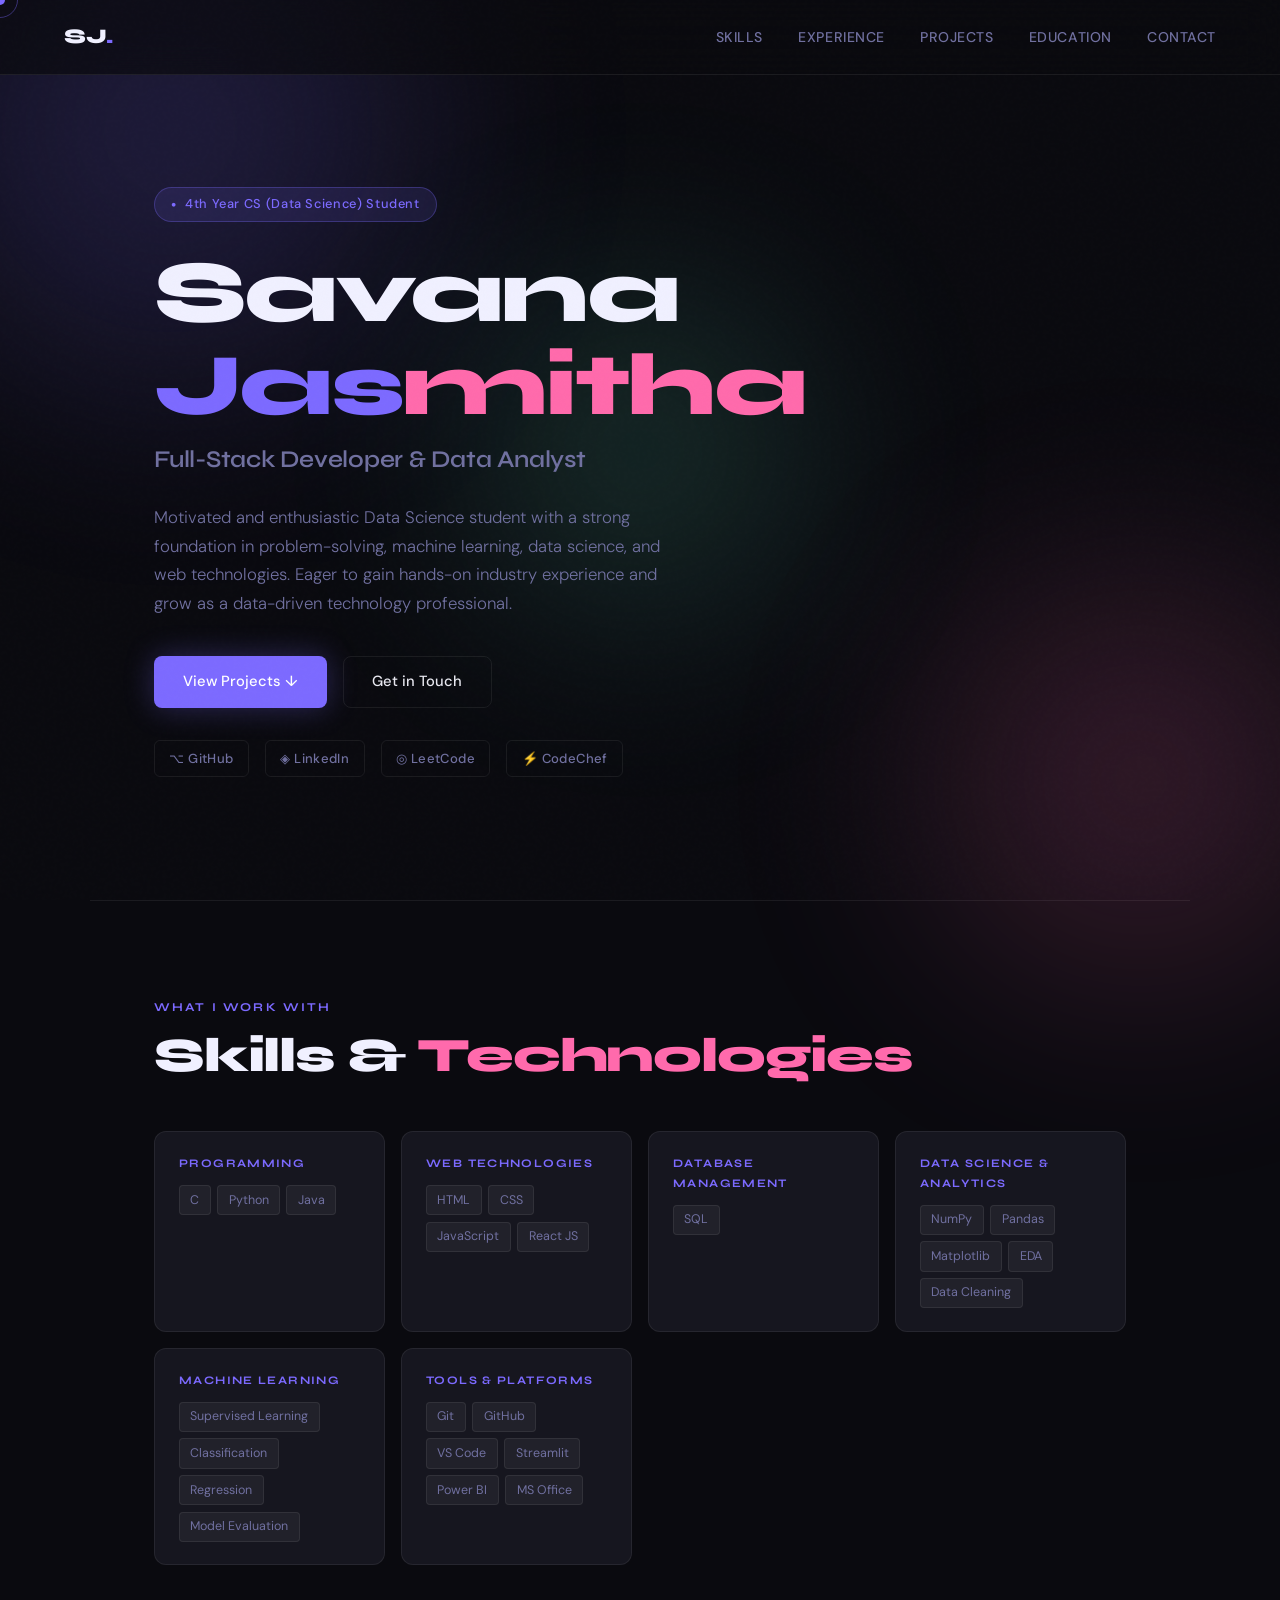
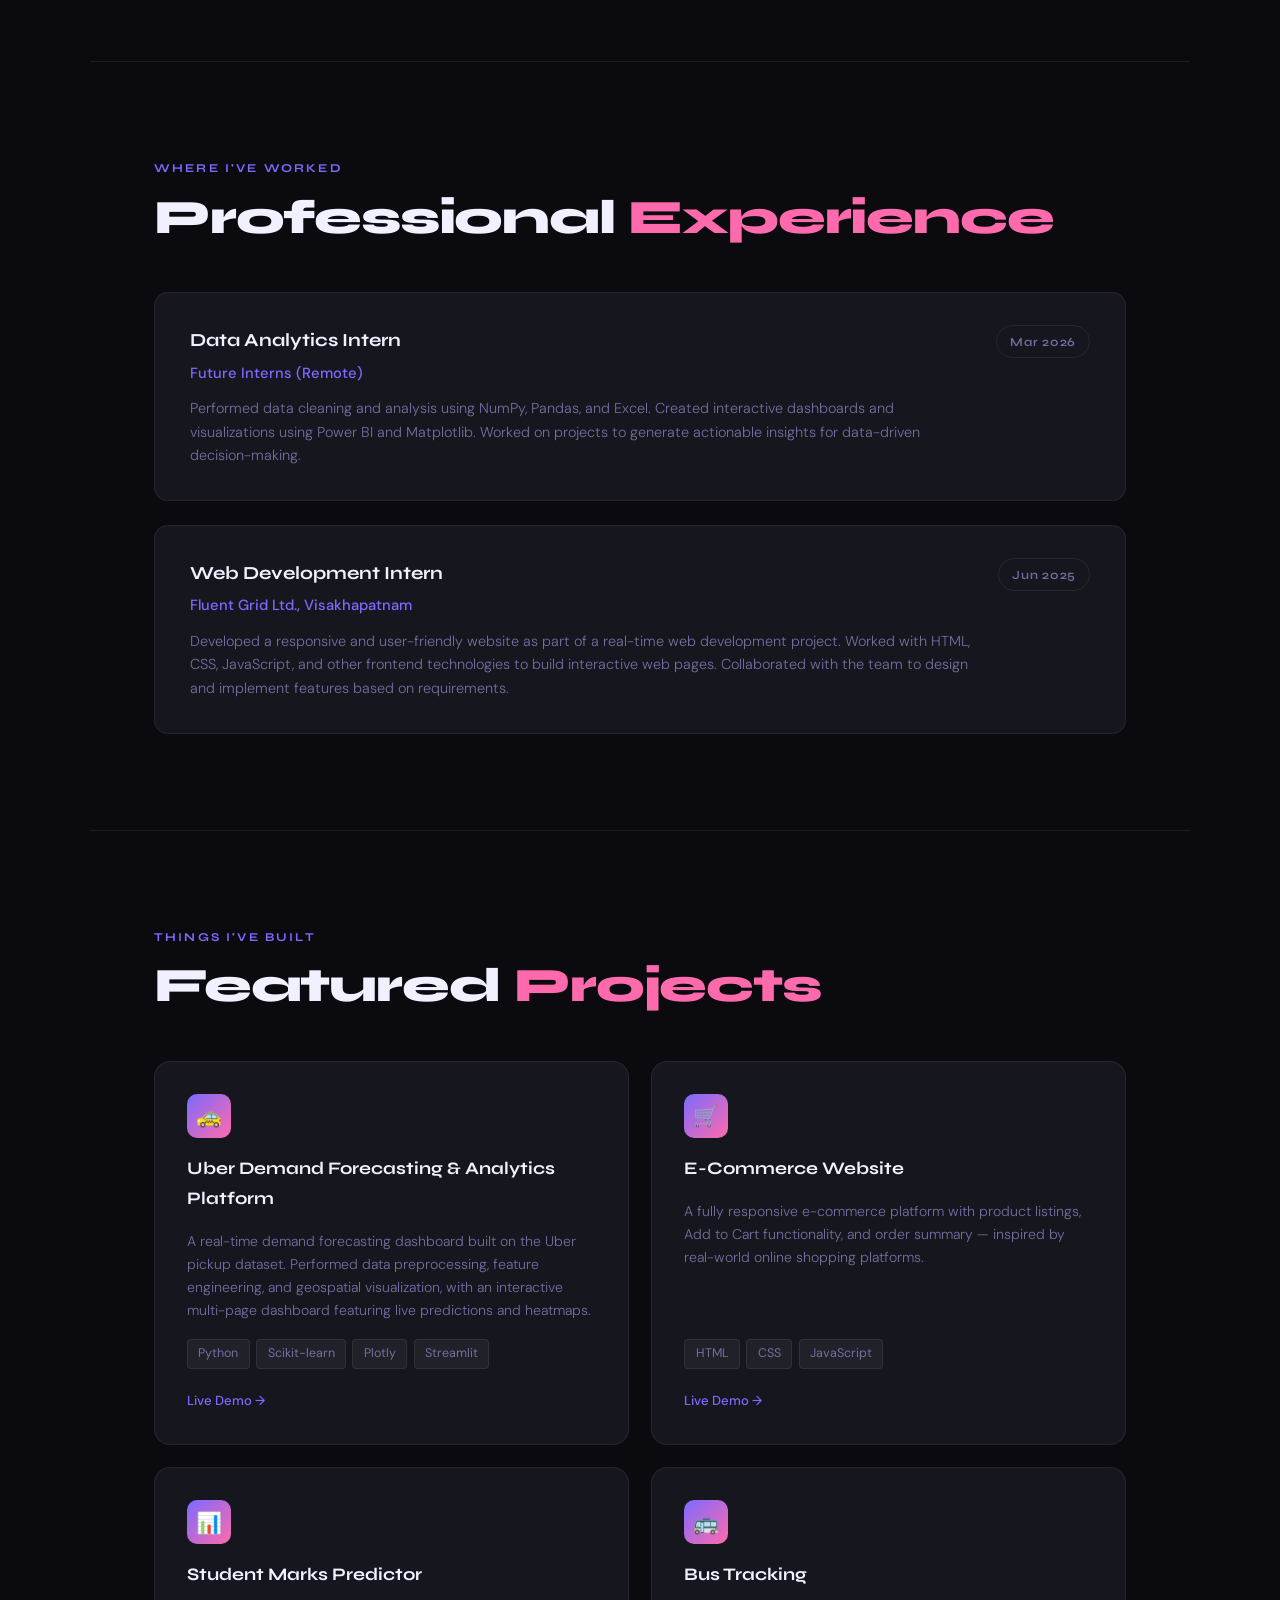
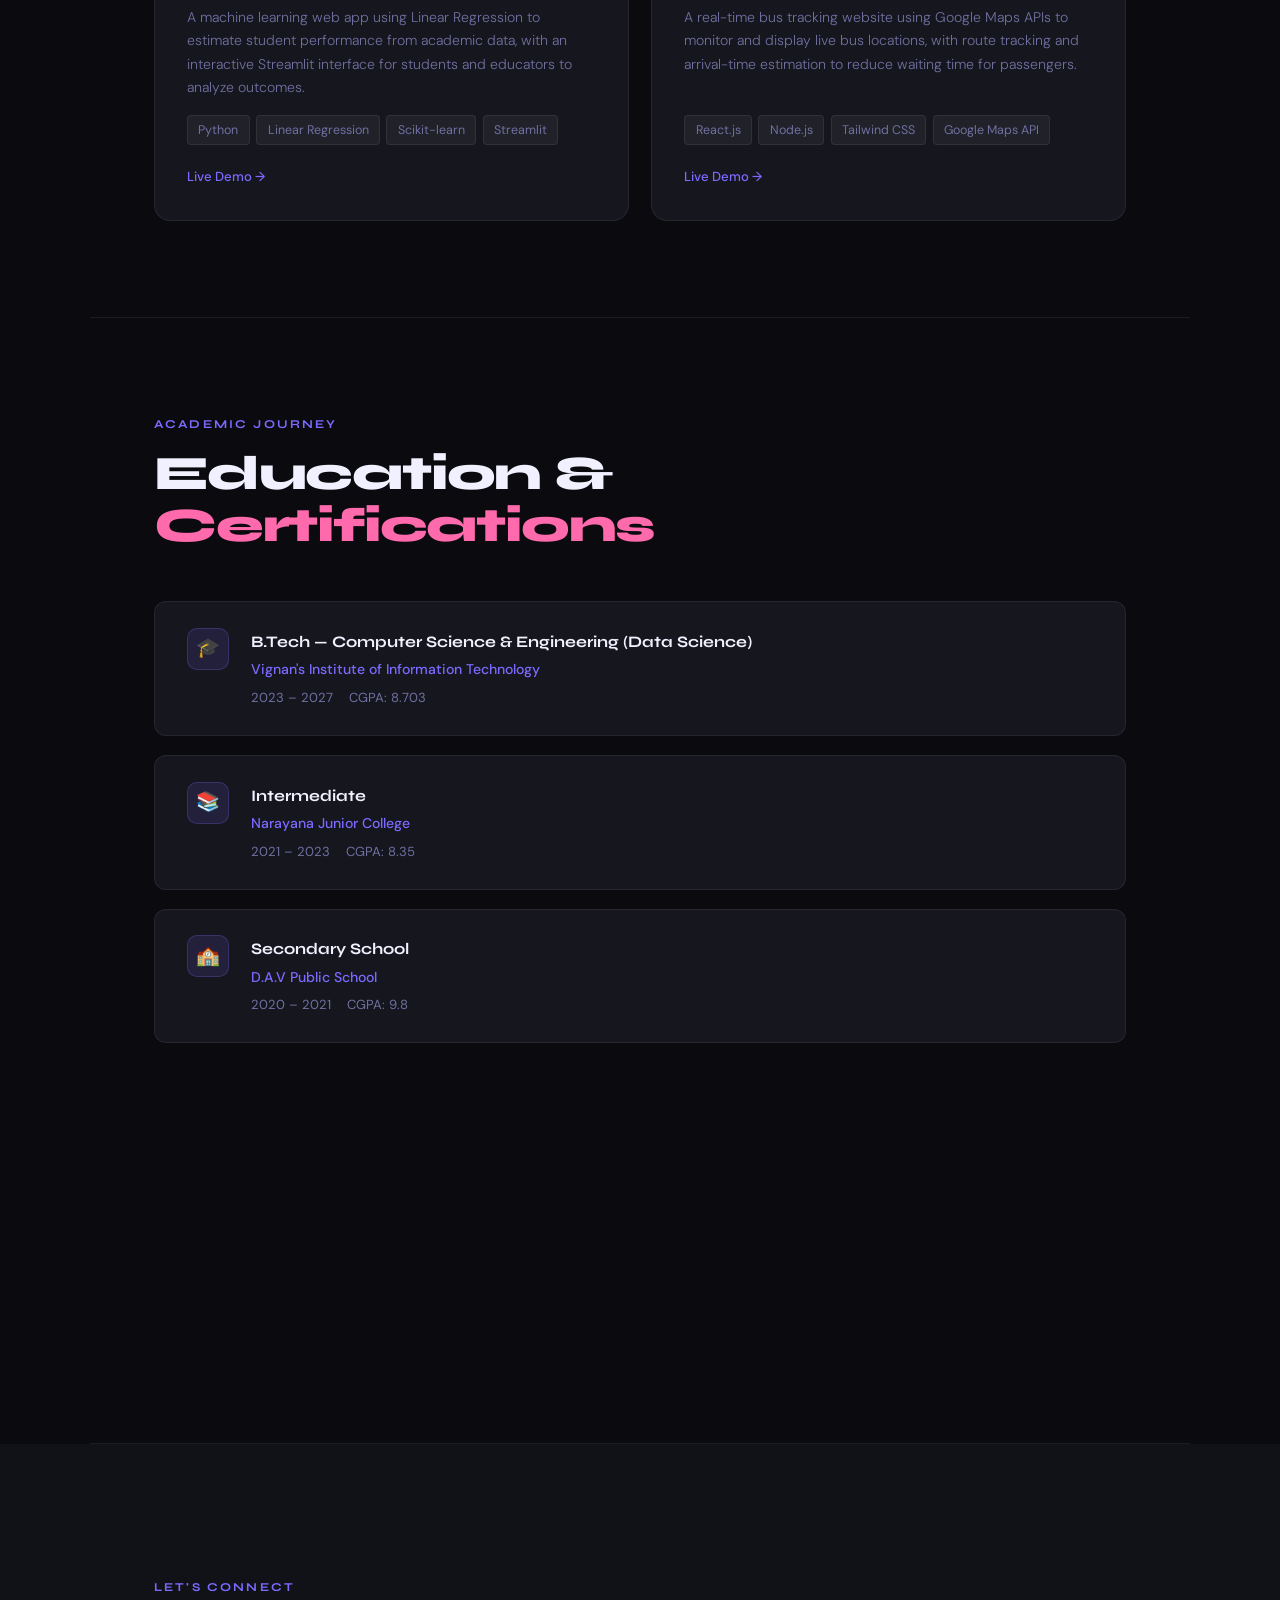
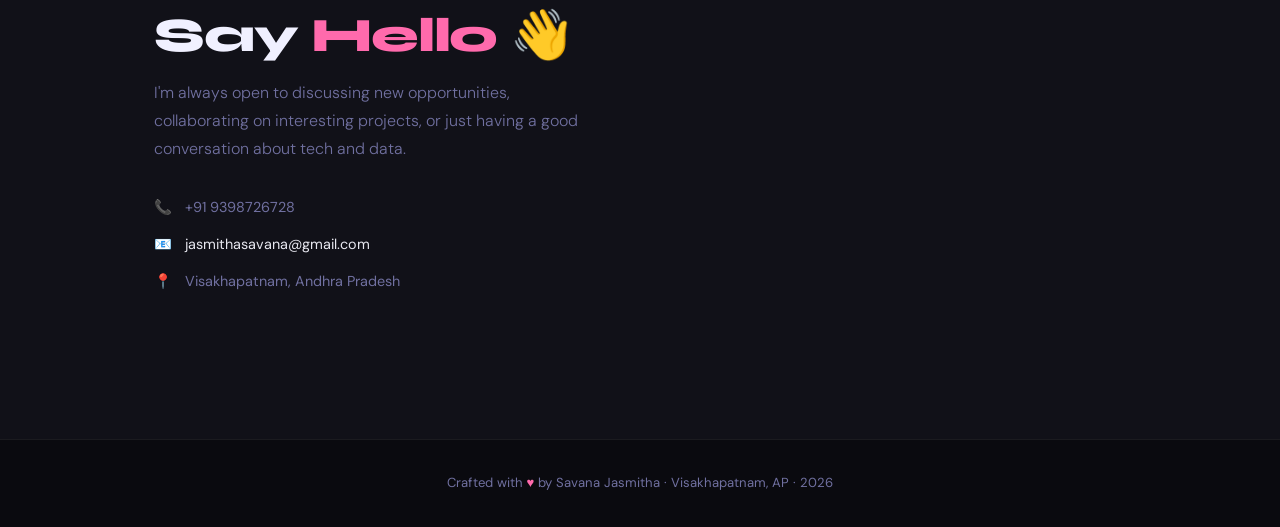
<file: index.html>
<!DOCTYPE html>
<html lang="en">
<head>
<meta charset="UTF-8" />
<meta name="viewport" content="width=device-width, initial-scale=1.0"/>
<title>Savana Jasmitha — Portfolio</title>
<link href="https://fonts.googleapis.com/css2?family=Syne:wght@400;600;700;800&family=DM+Sans:ital,wght@0,300;0,400;0,500;1,300&display=swap" rel="stylesheet"/>
<link rel="stylesheet" href="style.css"/>
</head>
<body>

<!-- Custom cursor -->
<div class="cursor" id="cursor"></div>
<div class="cursor-ring" id="cursorRing"></div>

<!-- Background blobs -->
<div class="blob blob1"></div>
<div class="blob blob2"></div>
<div class="blob blob3"></div>

<!-- ── NAV ── -->
<nav>
  <a href="#hero" class="nav-logo">SJ<span>.</span></a>
  <ul class="nav-links">
    <li><a href="#skills">Skills</a></li>
    <li><a href="#experience">Experience</a></li>
    <li><a href="#projects">Projects</a></li>
    <li><a href="#education">Education</a></li>
    <li><a href="#contact">Contact</a></li>
  </ul>
</nav>

<!-- ── HERO ── -->
<section id="hero">
  <div class="hero-inner">
    <div class="hero-badge">4th Year CS (Data Science) Student</div>
    <h1 class="hero-name">
      Savana<br><span class="accent">Jas</span><span class="accent2">mitha</span>
    </h1>
    <p class="hero-title">Full-Stack Developer &amp; Data Analyst</p>
    <p class="hero-desc">
      Motivated and enthusiastic Data Science student with a strong foundation in problem-solving, machine learning, data science, and web technologies. Eager to gain hands-on industry experience and grow as a data-driven technology professional.
    </p>
    <div class="hero-actions">
      <a href="#projects" class="btn btn-primary">View Projects ↓</a>
      <a href="#contact" class="btn btn-outline">Get in Touch</a>
    </div>
    <div class="hero-socials">
      <a href="https://github.com/Jasmitha18" target="_blank" rel="noopener noreferrer" class="social-link">⌥ GitHub</a>
      <a href="https://www.linkedin.com/in/jasmitha-savana-6a7a692b6/" target="_blank" rel="noopener noreferrer" class="social-link">◈ LinkedIn</a>
      <a href="https://leetcode.com/u/jasmitha_18/" target="_blank" rel="noopener noreferrer" class="social-link">◎ LeetCode</a>
      <a href="https://www.codechef.com/ratings/all" target="_blank" rel="noopener noreferrer" class="social-link">⚡ CodeChef</a>
    </div>
  </div>
</section>

<div class="divider"></div>

<!-- ── SKILLS ── -->
<section id="skills">
  <div class="section-wrap">
    <p class="section-label reveal">What I work with</p>
    <h2 class="section-title reveal">Skills &amp; <span>Technologies</span></h2>
    <div class="skills-grid">

      <div class="skill-card reveal">
        <p class="skill-category">Programming</p>
        <div class="skill-tags">
          <span class="tag">C</span>
          <span class="tag">Python</span>
          <span class="tag">Java</span>
        </div>
      </div>

      <div class="skill-card reveal">
        <p class="skill-category">Web Technologies</p>
        <div class="skill-tags">
          <span class="tag">HTML</span>
          <span class="tag">CSS</span>
          <span class="tag">JavaScript</span>
          <span class="tag">React JS</span>
        </div>
      </div>

      <div class="skill-card reveal">
        <p class="skill-category">Database Management</p>
        <div class="skill-tags">
          <span class="tag">SQL</span>
        </div>
      </div>

      <div class="skill-card reveal">
        <p class="skill-category">Data Science &amp; Analytics</p>
        <div class="skill-tags">
          <span class="tag">NumPy</span>
          <span class="tag">Pandas</span>
          <span class="tag">Matplotlib</span>
          <span class="tag">EDA</span>
          <span class="tag">Data Cleaning</span>
        </div>
      </div>

      <div class="skill-card reveal">
        <p class="skill-category">Machine Learning</p>
        <div class="skill-tags">
          <span class="tag">Supervised Learning</span>
          <span class="tag">Classification</span>
          <span class="tag">Regression</span>
          <span class="tag">Model Evaluation</span>
        </div>
      </div>

      <div class="skill-card reveal">
        <p class="skill-category">Tools &amp; Platforms</p>
        <div class="skill-tags">
          <span class="tag">Git</span>
          <span class="tag">GitHub</span>
          <span class="tag">VS Code</span>
          <span class="tag">Streamlit</span>
          <span class="tag">Power BI</span>
          <span class="tag">MS Office</span>
        </div>
      </div>

    </div>
  </div>
</section>

<div class="divider"></div>

<!-- ── EXPERIENCE ── -->
<section id="experience">
  <div class="section-wrap">
    <p class="section-label reveal">Where I've worked</p>
    <h2 class="section-title reveal">Professional <span>Experience</span></h2>
    <div class="exp-list">

      <div class="exp-card reveal">
        <div>
          <p class="exp-role">Data Analytics Intern</p>
          <p class="exp-company">Future Interns (Remote)</p>
          <p class="exp-desc">Performed data cleaning and analysis using NumPy, Pandas, and Excel. Created interactive dashboards and visualizations using Power BI and Matplotlib. Worked on projects to generate actionable insights for data-driven decision-making.</p>
        </div>
        <span class="exp-date">Mar 2026</span>
      </div>

      <div class="exp-card reveal">
        <div>
          <p class="exp-role">Web Development Intern</p>
          <p class="exp-company">Fluent Grid Ltd., Visakhapatnam</p>
          <p class="exp-desc">Developed a responsive and user-friendly website as part of a real-time web development project. Worked with HTML, CSS, JavaScript, and other frontend technologies to build interactive web pages. Collaborated with the team to design and implement features based on requirements.</p>
        </div>
        <span class="exp-date">Jun 2025</span>
      </div>

    </div>
  </div>
</section>

<div class="divider"></div>

<!-- ── PROJECTS ── -->
<section id="projects">
  <div class="section-wrap">
    <p class="section-label reveal">Things I've built</p>
    <h2 class="section-title reveal">Featured <span>Projects</span></h2>
    <div class="projects-grid">

      <div class="project-card reveal">
        <div class="project-icon">🚕</div>
        <p class="project-name">Uber Demand Forecasting &amp; Analytics Platform</p>
        <p class="project-desc">A real-time demand forecasting dashboard built on the Uber pickup dataset. Performed data preprocessing, feature engineering, and geospatial visualization, with an interactive multi-page dashboard featuring live predictions and heatmaps.</p>
        <div class="project-tags">
          <span class="tag">Python</span><span class="tag">Scikit-learn</span><span class="tag">Plotly</span><span class="tag">Streamlit</span>
        </div>
        <a href="https://uber-demand-dashboard.onrender.com" class="project-link" target="_blank" rel="noopener noreferrer" onclick="window.open(this.href, '_blank', 'noopener,noreferrer'); return false;">Live Demo →</a>
      </div>

      <div class="project-card reveal">
        <div class="project-icon">🛒</div>
        <p class="project-name">E-Commerce Website</p>
        <p class="project-desc">A fully responsive e-commerce platform with product listings, Add to Cart functionality, and order summary — inspired by real-world online shopping platforms.</p>
        <div class="project-tags">
          <span class="tag">HTML</span><span class="tag">CSS</span><span class="tag">JavaScript</span>
        </div>
        <a href="https://e-commerce-b677.onrender.com" class="project-link" target="_blank" rel="noopener noreferrer" onclick="window.open(this.href, '_blank', 'noopener,noreferrer'); return false;">Live Demo →</a>
      </div>

      <div class="project-card reveal">
        <div class="project-icon">📊</div>
        <p class="project-name">Student Marks Predictor</p>
        <p class="project-desc">A machine learning web app using Linear Regression to estimate student performance from academic data, with an interactive Streamlit interface for students and educators to analyze outcomes.</p>
        <div class="project-tags">
          <span class="tag">Python</span><span class="tag">Linear Regression</span><span class="tag">Scikit-learn</span><span class="tag">Streamlit</span>
        </div>
        <a href="https://student-markspredictor.onrender.com" class="project-link" target="_blank" rel="noopener noreferrer" onclick="window.open(this.href, '_blank', 'noopener,noreferrer'); return false;">Live Demo →</a>
      </div>

      <div class="project-card reveal">
        <div class="project-icon">🚌</div>
        <p class="project-name">Bus Tracking</p>
        <p class="project-desc">A real-time bus tracking website using Google Maps APIs to monitor and display live bus locations, with route tracking and arrival-time estimation to reduce waiting time for passengers.</p>
        <div class="project-tags">
          <span class="tag">React.js</span><span class="tag">Node.js</span><span class="tag">Tailwind CSS</span><span class="tag">Google Maps API</span>
        </div>
        <a href="https://collegebustrack.onrender.com" class="project-link" target="_blank" rel="noopener noreferrer" onclick="window.open(this.href, '_blank', 'noopener,noreferrer'); return false;">Live Demo →</a>
      </div>

    </div>
  </div>
</section>

<div class="divider"></div>

<!-- ── EDUCATION ── -->
<section id="education">
  <div class="section-wrap">
    <p class="section-label reveal">Academic journey</p>
    <h2 class="section-title reveal">Education &amp; <span>Certifications</span></h2>

    <div class="edu-list" style="margin-bottom: 3rem;">
      <div class="edu-card reveal">
        <div class="edu-icon">🎓</div>
        <div>
          <p class="edu-degree">B.Tech — Computer Science &amp; Engineering (Data Science)</p>
          <p class="edu-school">Vignan's Institute of Information Technology</p>
          <div class="edu-meta"><span>2023 – 2027</span><span>CGPA: 8.703</span></div>
        </div>
      </div>
      <div class="edu-card reveal">
        <div class="edu-icon">📚</div>
        <div>
          <p class="edu-degree">Intermediate</p>
          <p class="edu-school">Narayana Junior College</p>
          <div class="edu-meta"><span>2021 – 2023</span><span>CGPA: 8.35</span></div>
        </div>
      </div>
      <div class="edu-card reveal">
        <div class="edu-icon">🏫</div>
        <div>
          <p class="edu-degree">Secondary School</p>
          <p class="edu-school">D.A.V Public School</p>
          <div class="edu-meta"><span>2020 – 2021</span><span>CGPA: 9.8</span></div>
        </div>
      </div>
    </div>

    <h3 style="font-family:'Syne',sans-serif; font-size:1.3rem; font-weight:700; color:var(--heading); margin-bottom:1.4rem;" class="reveal">Certifications</h3>
    <div class="cert-grid">
      <div class="cert-card reveal">
        <div class="cert-dot"></div>
        <div>
          <p class="cert-name">HTML, CSS, JavaScript</p>
          <p class="cert-issuer">Cisco Networking Academy</p>
        </div>
      </div>
      <div class="cert-card reveal">
        <div class="cert-dot"></div>
        <div>
          <p class="cert-name">Python Essentials</p>
          <p class="cert-issuer">Cisco Networking Academy</p>
        </div>
      </div>
      <div class="cert-card reveal">
        <div class="cert-dot"></div>
        <div>
          <p class="cert-name">Power BI</p>
          <p class="cert-issuer">SimpliLearn by Microsoft</p>
        </div>
      </div>
      <div class="cert-card reveal">
        <div class="cert-dot"></div>
        <div>
          <p class="cert-name">Python for Data Science</p>
          <p class="cert-issuer">Infosys SpringBoard</p>
        </div>
      </div>
      <div class="cert-card reveal">
        <div class="cert-dot"></div>
        <div>
          <p class="cert-name">Data Visualization</p>
          <p class="cert-issuer">Deloitte — Tata Forage</p>
        </div>
      </div>
    </div>

  </div>
</section>

<div class="divider"></div>

<!-- ── CONTACT ── -->
<section id="contact">
  <div class="contact-inner">
    <div class="contact-text reveal">
      <p class="section-label">Let's connect</p>
      <h2 class="section-title">Say <span>Hello</span> 👋</h2>
      <p class="contact-desc">I'm always open to discussing new opportunities, collaborating on interesting projects, or just having a good conversation about tech and data.</p>
      <div class="contact-detail">
        <span>📞</span>
        <span>+91 9398726728</span>
      </div>
      <div class="contact-detail">
        <span>📧</span>
        <a href="mailto:jasmithasavana@gmail.com">jasmithasavana@gmail.com</a>
      </div>
      <div class="contact-detail">
        <span>📍</span>
        <span>Visakhapatnam, Andhra Pradesh</span>
      </div>
    </div>
    <form class="contact-form reveal" onsubmit="handleSubmit(event)">
      <div class="form-group">
        <label>Your Name</label>
        <input type="text" placeholder="Jane Doe" required />
      </div>
      <div class="form-group">
        <label>Email Address</label>
        <input type="email" placeholder="jane@example.com" required />
      </div>
      <div class="form-group">
        <label>Message</label>
        <textarea placeholder="Hello Savana, I'd love to..."></textarea>
      </div>
      <button type="submit" class="btn btn-primary" style="width:fit-content;">Send Message ↗</button>
    </form>
  </div>
</section>

<!-- ── FOOTER ── -->
<footer>
  <p>Crafted with <span>♥</span> by Savana Jasmitha · Visakhapatnam, AP · 2026</p>
</footer>

<div id="demoToast" class="demo-toast" role="status" aria-live="polite"></div>

<script src="script.js" defer></script>
</body>
</html>
</file>
<file: style.css>
:root {
  --bg: #0a0a0f;
  --surface: #111118;
  --card: #16161f;
  --border: rgba(255,255,255,0.07);
  --accent: #7c6aff;
  --accent2: #ff6aac;
  --accent3: #6affd4;
  --text: #e8e8f0;
  --muted: #7070a0;
  --heading: #f0f0ff;
}

*, *::before, *::after { box-sizing: border-box; margin: 0; padding: 0; }

html { scroll-behavior: smooth; }

body {
  background: var(--bg);
  color: var(--text);
  font-family: 'DM Sans', sans-serif;
  font-size: 16px;
  line-height: 1.7;
  overflow-x: hidden;
}

/* ── Noise overlay ── */
body::before {
  content: '';
  position: fixed;
  inset: 0;
  background-image: url("data:image/svg+xml,%3Csvg viewBox='0 0 256 256' xmlns='http://www.w3.org/2000/svg'%3E%3Cfilter id='noise'%3E%3CfeTurbulence type='fractalNoise' baseFrequency='0.9' numOctaves='4' stitchTiles='stitch'/%3E%3C/filter%3E%3Crect width='100%25' height='100%25' filter='url(%23noise)' opacity='0.04'/%3E%3C/svg%3E");
  pointer-events: none;
  z-index: 999;
  opacity: .35;
}

/* ── Glow blobs ── */
.blob {
  position: fixed;
  border-radius: 50%;
  filter: blur(120px);
  opacity: .18;
  pointer-events: none;
  z-index: 0;
  animation: drift 12s ease-in-out infinite alternate;
}
.blob1 { width: 500px; height: 500px; background: var(--accent); top: -120px; left: -80px; animation-delay: 0s; }
.blob2 { width: 400px; height: 400px; background: var(--accent2); bottom: -80px; right: -60px; animation-delay: -5s; }
.blob3 { width: 300px; height: 300px; background: var(--accent3); top: 50%; left: 50%; transform: translate(-50%,-50%); animation-delay: -3s; }

@keyframes drift {
  from { transform: translate(0, 0) scale(1); }
  to   { transform: translate(30px, 20px) scale(1.05); }
}

/* ── Nav ── */
nav {
  position: fixed;
  top: 0; left: 0; right: 0;
  z-index: 100;
  display: flex;
  justify-content: space-between;
  align-items: center;
  padding: 1.2rem 4rem;
  background: rgba(10,10,15,.7);
  backdrop-filter: blur(20px);
  border-bottom: 1px solid var(--border);
}

.nav-logo {
  font-family: 'Syne', sans-serif;
  font-weight: 800;
  font-size: 1.3rem;
  color: var(--heading);
  letter-spacing: -0.02em;
  text-decoration: none;
}
.nav-logo span { color: var(--accent); }

.nav-links { display: flex; gap: 2.2rem; list-style: none; }
.nav-links a {
  color: var(--muted);
  text-decoration: none;
  font-size: .88rem;
  font-weight: 500;
  letter-spacing: .04em;
  text-transform: uppercase;
  transition: color .25s;
}
.nav-links a:hover { color: var(--text); }

/* ── Sections ── */
section { position: relative; z-index: 1; }

/* ── Hero ── */
#hero {
  min-height: 100vh;
  display: flex;
  align-items: center;
  padding: 8rem 4rem 4rem;
  max-width: 1100px;
  margin: 0 auto;
}

.hero-inner { max-width: 720px; }

.hero-badge {
  display: inline-flex;
  align-items: center;
  gap: .5rem;
  background: rgba(124,106,255,.12);
  border: 1px solid rgba(124,106,255,.3);
  border-radius: 100px;
  padding: .35rem 1rem;
  font-size: .8rem;
  color: var(--accent);
  font-weight: 500;
  letter-spacing: .05em;
  margin-bottom: 1.6rem;
  animation: fadeUp .7s ease both;
}
.hero-badge::before { content: '●'; font-size: .55rem; animation: pulse 2s infinite; }
@keyframes pulse { 0%,100%{ opacity:1; } 50%{ opacity:.3; } }

.hero-name {
  font-family: 'Syne', sans-serif;
  font-size: clamp(3rem, 7vw, 5.5rem);
  font-weight: 800;
  color: var(--heading);
  line-height: 1.05;
  letter-spacing: -.03em;
  animation: fadeUp .7s .1s ease both;
}
.hero-name .accent  { color: var(--accent); }
.hero-name .accent2 { color: var(--accent2); }

.hero-title {
  font-family: 'Syne', sans-serif;
  font-size: clamp(1.1rem, 2.5vw, 1.5rem);
  font-weight: 600;
  color: var(--muted);
  margin-top: .5rem;
  letter-spacing: -.01em;
  animation: fadeUp .7s .2s ease both;
}

.hero-desc {
  margin-top: 1.4rem;
  font-size: 1.05rem;
  color: var(--muted);
  max-width: 540px;
  font-weight: 300;
  animation: fadeUp .7s .3s ease both;
}

.hero-actions {
  display: flex;
  gap: 1rem;
  margin-top: 2.4rem;
  flex-wrap: wrap;
  animation: fadeUp .7s .4s ease both;
}

.btn {
  display: inline-flex;
  align-items: center;
  gap: .5rem;
  padding: .8rem 1.8rem;
  border-radius: 8px;
  font-size: .92rem;
  font-weight: 500;
  text-decoration: none;
  cursor: pointer;
  transition: all .25s;
  border: none;
}
.btn-primary {
  background: var(--accent);
  color: #fff;
  box-shadow: 0 0 30px rgba(124,106,255,.3);
}
.btn-primary:hover { background: #9580ff; transform: translateY(-2px); box-shadow: 0 0 40px rgba(124,106,255,.5); }
.btn-outline {
  background: transparent;
  color: var(--text);
  border: 1px solid var(--border);
}
.btn-outline:hover { border-color: var(--accent); color: var(--accent); transform: translateY(-2px); }

.hero-socials {
  display: flex;
  gap: 1rem;
  margin-top: 2rem;
  animation: fadeUp .7s .5s ease both;
}
.social-link {
  display: flex;
  align-items: center;
  gap: .4rem;
  color: var(--muted);
  text-decoration: none;
  font-size: .82rem;
  font-weight: 500;
  padding: .4rem .9rem;
  border: 1px solid var(--border);
  border-radius: 6px;
  transition: all .25s;
  letter-spacing: .03em;
}
.social-link:hover { color: var(--text); border-color: rgba(255,255,255,.2); background: rgba(255,255,255,.04); }

/* ── Section header ── */
.section-wrap { max-width: 1100px; margin: 0 auto; padding: 6rem 4rem; }
.section-label {
  font-family: 'Syne', sans-serif;
  font-size: .75rem;
  font-weight: 700;
  letter-spacing: .18em;
  text-transform: uppercase;
  color: var(--accent);
  margin-bottom: .8rem;
}
.section-title {
  font-family: 'Syne', sans-serif;
  font-size: clamp(2rem, 4vw, 3rem);
  font-weight: 800;
  color: var(--heading);
  letter-spacing: -.025em;
  line-height: 1.1;
  margin-bottom: 3rem;
}
.section-title span { color: var(--accent2); }

/* ── Divider ── */
.divider {
  max-width: 1100px;
  margin: 0 auto;
  padding: 0 4rem;
  border-bottom: 1px solid var(--border);
}

/* ── Skills ── */
.skills-grid {
  display: grid;
  grid-template-columns: repeat(auto-fill, minmax(220px, 1fr));
  gap: 1rem;
}

.skill-card {
  background: var(--card);
  border: 1px solid var(--border);
  border-radius: 12px;
  padding: 1.4rem 1.5rem;
  transition: all .3s;
  position: relative;
  overflow: hidden;
}
.skill-card::before {
  content: '';
  position: absolute;
  top: 0; left: 0; right: 0;
  height: 2px;
  background: linear-gradient(90deg, var(--accent), var(--accent2));
  opacity: 0;
  transition: opacity .3s;
}
.skill-card:hover { border-color: rgba(124,106,255,.3); transform: translateY(-3px); }
.skill-card:hover::before { opacity: 1; }

.skill-category {
  font-family: 'Syne', sans-serif;
  font-size: .72rem;
  font-weight: 700;
  letter-spacing: .12em;
  text-transform: uppercase;
  color: var(--accent);
  margin-bottom: .7rem;
}
.skill-tags { display: flex; flex-wrap: wrap; gap: .4rem; }
.tag {
  background: rgba(255,255,255,.05);
  border: 1px solid var(--border);
  border-radius: 4px;
  padding: .22rem .65rem;
  font-size: .78rem;
  color: var(--muted);
  font-weight: 400;
}

/* ── Experience ── */
.exp-list { display: flex; flex-direction: column; gap: 1.5rem; }
.exp-card {
  background: var(--card);
  border: 1px solid var(--border);
  border-radius: 14px;
  padding: 2rem 2.2rem;
  display: grid;
  grid-template-columns: 1fr auto;
  gap: 1rem;
  transition: all .3s;
}
.exp-card:hover { border-color: rgba(124,106,255,.25); transform: translateX(4px); }
.exp-role {
  font-family: 'Syne', sans-serif;
  font-size: 1.15rem;
  font-weight: 700;
  color: var(--heading);
  margin-bottom: .25rem;
}
.exp-company { color: var(--accent); font-weight: 500; font-size: .92rem; margin-bottom: .7rem; }
.exp-desc { color: var(--muted); font-size: .9rem; line-height: 1.65; font-weight: 300; }
.exp-date {
  font-family: 'Syne', sans-serif;
  font-size: .78rem;
  font-weight: 600;
  color: var(--muted);
  letter-spacing: .06em;
  white-space: nowrap;
  padding: .3rem .8rem;
  border: 1px solid var(--border);
  border-radius: 20px;
  height: fit-content;
}

/* ── Projects ── */
.projects-grid {
  display: grid;
  grid-template-columns: repeat(auto-fill, minmax(320px, 1fr));
  gap: 1.4rem;
}

.project-card {
  background: var(--card);
  border: 1px solid var(--border);
  border-radius: 16px;
  padding: 2rem;
  display: flex;
  flex-direction: column;
  gap: 1rem;
  transition: all .35s;
  position: relative;
  overflow: hidden;
}
.project-card::after {
  content: '';
  position: absolute;
  inset: 0;
  background: radial-gradient(circle at 80% 20%, rgba(124,106,255,.08), transparent 60%);
  opacity: 0;
  transition: opacity .35s;
}
.project-card:hover { border-color: rgba(124,106,255,.3); transform: translateY(-5px); box-shadow: 0 20px 60px rgba(0,0,0,.4); }
.project-card:hover::after { opacity: 1; }

.project-icon {
  width: 44px; height: 44px;
  border-radius: 10px;
  background: linear-gradient(135deg, var(--accent), var(--accent2));
  display: flex;
  align-items: center;
  justify-content: center;
  font-size: 1.3rem;
}
.project-name {
  font-family: 'Syne', sans-serif;
  font-size: 1.1rem;
  font-weight: 700;
  color: var(--heading);
}
.project-desc { color: var(--muted); font-size: .88rem; line-height: 1.65; font-weight: 300; flex: 1; }
.project-tags { display: flex; flex-wrap: wrap; gap: .4rem; }
.project-link {
  display: inline-flex;
  align-items: center;
  gap: .4rem;
  color: var(--accent);
  text-decoration: none;
  font-size: .82rem;
  font-weight: 500;
  margin-top: .3rem;
  position: relative;
  z-index: 2;
  transition: gap .2s;
}
.project-link:hover { gap: .7rem; }

/* ── Education ── */
.edu-list { display: flex; flex-direction: column; gap: 1.2rem; }
.edu-card {
  background: var(--card);
  border: 1px solid var(--border);
  border-radius: 12px;
  padding: 1.6rem 2rem;
  display: flex;
  align-items: flex-start;
  gap: 1.4rem;
  transition: all .3s;
}
.edu-card:hover { border-color: rgba(124,106,255,.25); transform: translateX(4px); }
.edu-icon {
  width: 42px; height: 42px;
  border-radius: 10px;
  background: rgba(124,106,255,.12);
  border: 1px solid rgba(124,106,255,.25);
  display: flex;
  align-items: center;
  justify-content: center;
  font-size: 1.2rem;
  flex-shrink: 0;
}
.edu-degree {
  font-family: 'Syne', sans-serif;
  font-size: 1rem;
  font-weight: 700;
  color: var(--heading);
  margin-bottom: .2rem;
}
.edu-school { color: var(--accent); font-size: .88rem; font-weight: 500; margin-bottom: .3rem; }
.edu-meta { color: var(--muted); font-size: .82rem; display: flex; gap: 1rem; }

/* ── Certifications ── */
.cert-grid {
  display: grid;
  grid-template-columns: repeat(auto-fill, minmax(240px, 1fr));
  gap: 1rem;
}
.cert-card {
  background: var(--card);
  border: 1px solid var(--border);
  border-radius: 12px;
  padding: 1.3rem 1.5rem;
  display: flex;
  align-items: center;
  gap: 1rem;
  transition: all .3s;
}
.cert-card:hover { border-color: rgba(106,255,212,.25); transform: translateY(-2px); }
.cert-dot {
  width: 10px; height: 10px;
  border-radius: 50%;
  background: var(--accent3);
  flex-shrink: 0;
  box-shadow: 0 0 10px var(--accent3);
}
.cert-name { font-size: .9rem; font-weight: 500; color: var(--text); }
.cert-issuer { font-size: .78rem; color: var(--muted); margin-top: .1rem; }

/* ── Contact ── */
#contact { background: var(--surface); }
.contact-inner {
  max-width: 1100px;
  margin: 0 auto;
  padding: 6rem 4rem;
  display: grid;
  grid-template-columns: 1fr 1fr;
  gap: 4rem;
  align-items: center;
}
.contact-text .section-title { margin-bottom: 1rem; }
.contact-desc { color: var(--muted); font-weight: 300; line-height: 1.75; margin-bottom: 2rem; }
.contact-detail {
  display: flex;
  align-items: center;
  gap: .8rem;
  color: var(--muted);
  font-size: .9rem;
  margin-bottom: .8rem;
}
.contact-detail a { color: var(--text); text-decoration: none; transition: color .2s; }
.contact-detail a:hover { color: var(--accent); }

.contact-form { display: flex; flex-direction: column; gap: 1rem; }
.form-group { display: flex; flex-direction: column; gap: .4rem; }
.form-group label { font-size: .8rem; font-weight: 500; color: var(--muted); letter-spacing: .06em; text-transform: uppercase; }
.form-group input,
.form-group textarea {
  background: var(--card);
  border: 1px solid var(--border);
  border-radius: 8px;
  padding: .85rem 1.1rem;
  color: var(--text);
  font-family: 'DM Sans', sans-serif;
  font-size: .93rem;
  transition: border-color .25s;
  resize: vertical;
  outline: none;
}
.form-group input:focus,
.form-group textarea:focus { border-color: var(--accent); }
.form-group textarea { min-height: 130px; }

/* ── Footer ── */
footer {
  border-top: 1px solid var(--border);
  text-align: center;
  padding: 2rem 4rem;
  color: var(--muted);
  font-size: .82rem;
  position: relative;
  z-index: 1;
}
footer span { color: var(--accent2); }

.demo-toast {
  position: fixed;
  left: 50%;
  bottom: 24px;
  transform: translateX(-50%) translateY(16px);
  background: rgba(17, 17, 24, 0.95);
  border: 1px solid rgba(124, 106, 255, 0.35);
  color: var(--text);
  padding: 0.8rem 1rem;
  border-radius: 999px;
  font-size: 0.9rem;
  box-shadow: 0 12px 30px rgba(0, 0, 0, 0.28);
  opacity: 0;
  pointer-events: none;
  transition: opacity 0.25s ease, transform 0.25s ease;
  z-index: 9999;
}
.demo-toast.show {
  opacity: 1;
  transform: translateX(-50%) translateY(0);
}

/* ── Scroll animations ── */
.reveal {
  opacity: 0;
  transform: translateY(28px);
  transition: opacity .65s ease, transform .65s ease;
}
.reveal.visible { opacity: 1; transform: translateY(0); }

@keyframes fadeUp {
  from { opacity: 0; transform: translateY(20px); }
  to   { opacity: 1; transform: translateY(0); }
}

/* ── Responsive ── */
@media (max-width: 768px) {
  nav { padding: 1rem 1.5rem; }
  .nav-links { display: none; }
  #hero, .section-wrap, .contact-inner { padding-left: 1.5rem; padding-right: 1.5rem; }
  .contact-inner { grid-template-columns: 1fr; gap: 2.5rem; }
  .exp-card { grid-template-columns: 1fr; }
  .projects-grid { grid-template-columns: 1fr; }
  .divider { padding: 0 1.5rem; }
  footer { padding: 1.5rem; }
}

/* ── Custom Cursor ── */
.cursor {
  width: 10px; height: 10px;
  background: var(--accent);
  border-radius: 50%;
  position: fixed;
  pointer-events: none;
  z-index: 9999;
  transition: transform .15s, width .25s, height .25s;
  transform: translate(-50%, -50%);
}
.cursor-ring {
  width: 36px; height: 36px;
  border: 1.5px solid rgba(124,106,255,.4);
  border-radius: 50%;
  position: fixed;
  pointer-events: none;
  z-index: 9998;
  transition: left .1s ease, top .1s ease, width .3s, height .3s, opacity .3s;
  transform: translate(-50%, -50%);
}
</file>
